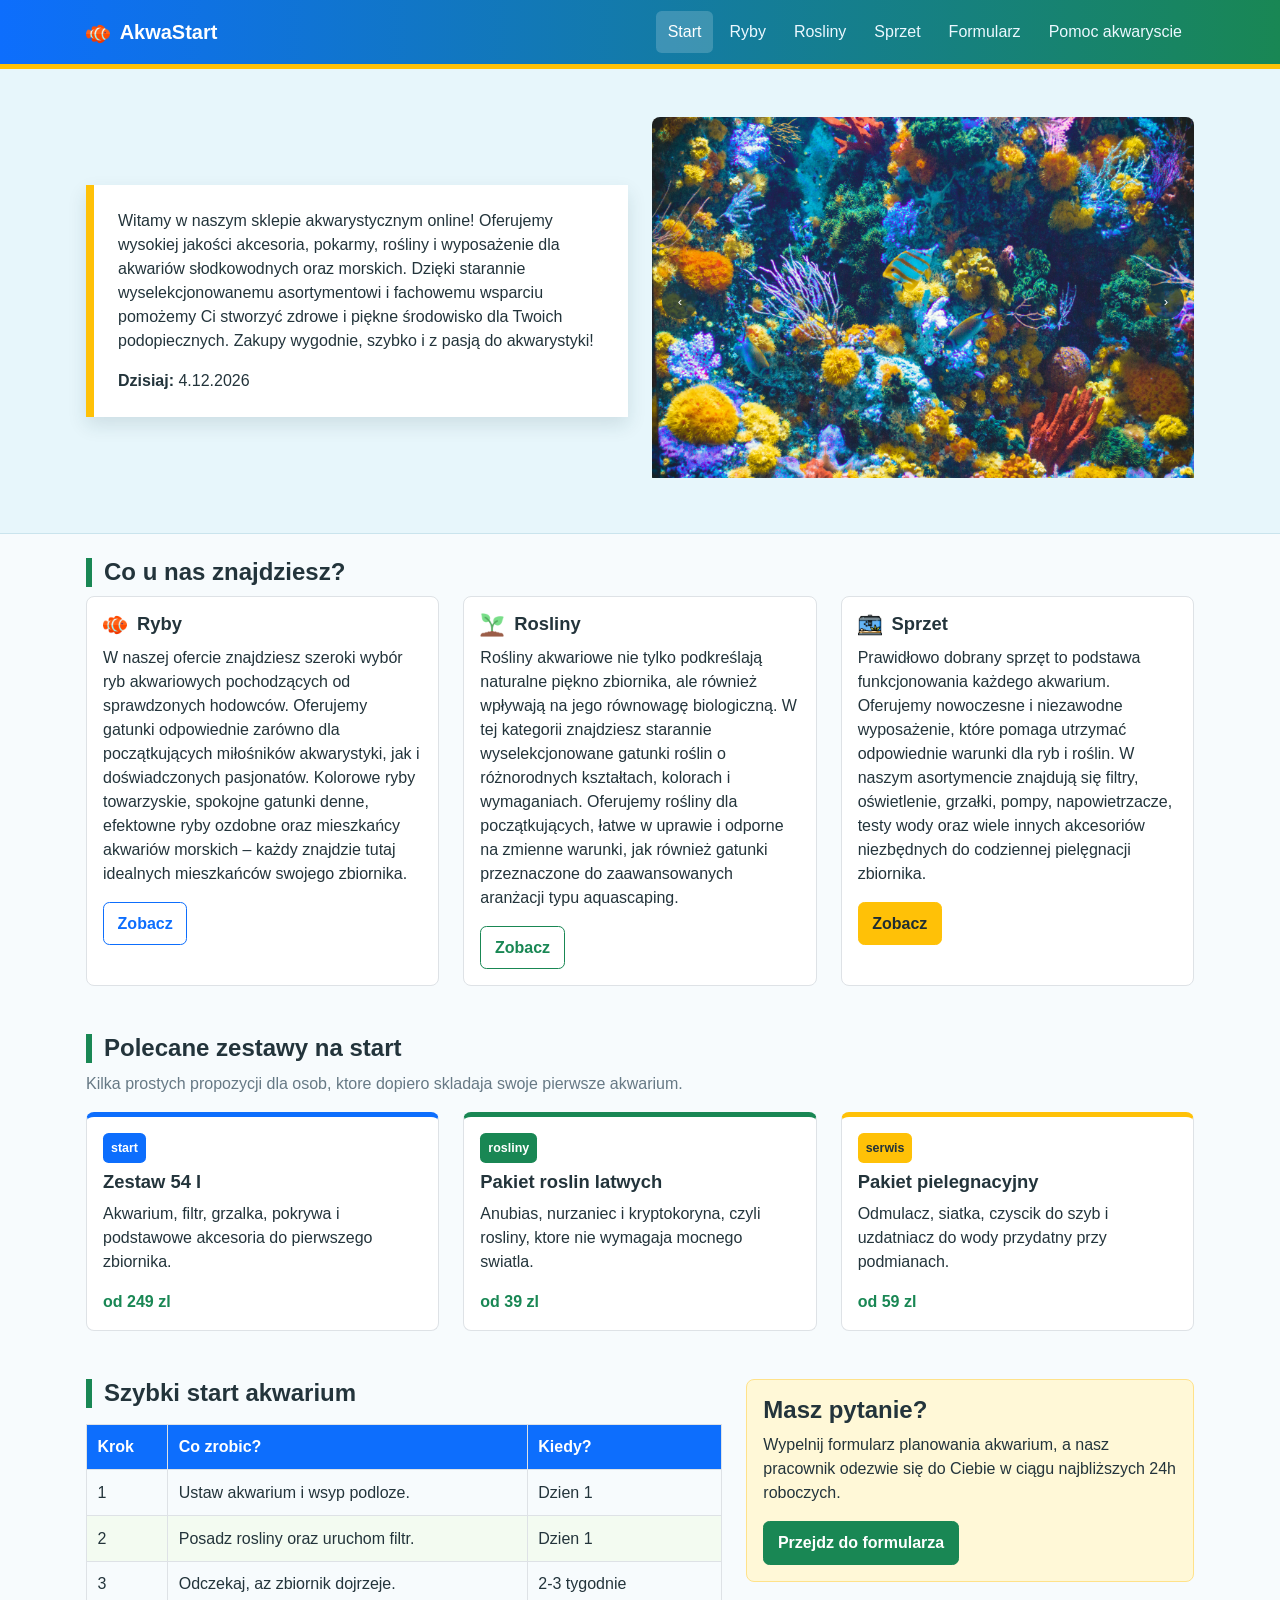
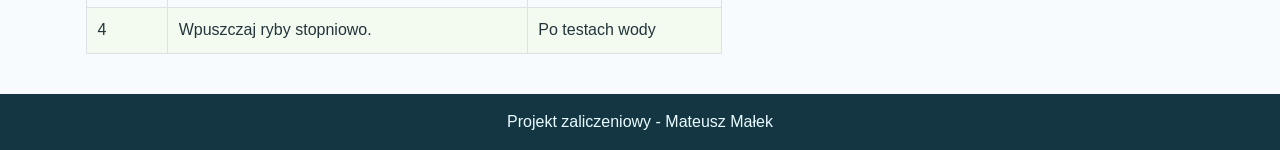
<file: index.html>
<!doctype html> <!-- informacja o użyciu standardu HTML5 -->
<html lang="pl"> <!-- początek dokumentu, język polski -->

<head> <!-- sekcja ustawień strony -->
  <meta charset="utf-8"> <!-- obsługa polskich znaków -->
  <meta name="viewport" content="width=device-width, initial-scale=1"> <!-- dostosowanie do urządzeń mobilnych -->
  <title>Akwarystyka - projekt</title> <!-- tytuł wyświetlany na karcie przeglądarki -->
  <link rel="stylesheet" href="bootstrap/bootstrap_css.css"> <!-- dołączenie stylów Bootstrap -->
  <link rel="stylesheet" href="css/style.css"> <!-- dołączenie własnego arkusza stylów -->
</head>

<body> <!-- początek widocznej części strony -->

<!-- zLab1: poprawna struktura HTML5 z naglowkiem, menu, trescia i stopka. -->

  <header class="site-top"> <!-- nagłówek strony -->
    <nav class="navbar navbar-expand-lg"> <!-- menu nawigacyjne Bootstrap -->
      <div class="container"> <!-- kontener ograniczający szerokość strony -->

        <a class="navbar-brand" href="index.html">
          <img class="icon-sm" src="ikony/clown-fish.png" alt=""> <!-- wyświetlenie logo strony -->
          AkwaStart
        </a> <!-- kliknięcie przenosi na stronę główną -->

        <button class="navbar-toggler" type="button" data-bs-toggle="collapse" data-bs-target="#mainNav">
          ☰
        </button> <!-- przycisk rozwijający menu na mniejszych ekranach -->

        <div class="collapse navbar-collapse" id="mainNav"> <!-- rozwijana część menu -->
          <ul class="navbar-nav"> <!-- lista elementów menu -->

            <li><a class="nav-link active" href="index.html">Start</a></li> <!-- link do strony głównej -->
            <li><a class="nav-link" href="ryby.html">Ryby</a></li> <!-- link do podstrony Ryby -->
            <li><a class="nav-link" href="rosliny.html">Rosliny</a></li> <!-- link do podstrony Rośliny -->
            <li><a class="nav-link" href="sprzet.html">Sprzet</a></li> <!-- link do podstrony Sprzęt -->
            <li><a class="nav-link" href="formularz.html">Formularz</a></li> <!-- link do formularza -->
            <li><a class="nav-link" href="pomoc.html">Pomoc akwaryscie</a></li> <!-- link do strony pomocy -->

          </ul>
        </div>

      </div>
    </nav>
  </header>

  <main> <!-- główna zawartość strony -->

     <!-- zLab10: szablon strony korzysta z klas Bootstrap: container, row, col, card, carousel. -->

    <section class="hero py-5"> <!-- sekcja powitalna -->
      <div class="container"> <!-- kontener Bootstrap -->
        <div class="row align-items-center g-4"> <!-- podział sekcji na dwa bloki -->

          <div class="col-md-6"> <!-- lewa kolumna -->
            <div class="hero-card p-4"> <!-- karta z tekstem powitalnym -->

              <p>Witamy w naszym sklepie akwarystycznym online! Oferujemy wysokiej jakości akcesoria, pokarmy, rośliny i wyposażenie dla akwariów słodkowodnych oraz morskich. Dzięki starannie wyselekcjonowanemu asortymentowi i fachowemu wsparciu pomożemy Ci stworzyć zdrowe i piękne środowisko dla Twoich podopiecznych. Zakupy wygodnie, szybko i z pasją do akwarystyki!</p>
              <!-- tekst powitalny dla odwiedzających sklep -->

              <p class="mb-0">
                <strong>Dzisiaj:</strong>
                <span id="todayDate">...</span> <!-- miejsce, w którym JavaScript wyświetli aktualną datę -->
              </p>

            </div>
          </div>

          <div class="col-md-6"> <!-- prawa kolumna -->
            <div id="homeCarousel" class="carousel" data-bs-ride="carousel">
            <!-- karuzela Bootstrap ze zdjęciami -->

              <div class="carousel-inner"> <!-- kontener wszystkich slajdów -->

                <div class="carousel-item active">
                  <img src="zdjęcia/zdjęcie1.jpg" alt="Akwarium z rybami"> <!-- wyświetlenie pierwszego zdjęcia -->
                </div> <!-- pierwszy aktywny slajd -->

                <div class="carousel-item">
                  <img src="zdjęcia/zdjęcie2.jpg" alt="Ryby akwariowe"> <!-- wyświetlenie drugiego zdjęcia -->
                </div> <!-- drugi slajd -->

                <div class="carousel-item">
                  <img src="zdjęcia/zdjęcie3.jpg" alt="Rosliny akwariowe"> <!-- wyświetlenie trzeciego zdjęcia -->
                </div> <!-- trzeci slajd -->

              </div>

              <button class="carousel-control-prev" type="button" data-bs-slide="prev">
                ‹
              </button> <!-- przycisk przejścia do poprzedniego zdjęcia -->

              <button class="carousel-control-next" type="button" data-bs-slide="next">
                ›
              </button> <!-- przycisk przejścia do następnego zdjęcia -->

            </div>
          </div>

        </div>
      </div>
    </section>

    <!-- zLab1: tabela porzadkuje kroki zakladania akwarium w wierszach i kolumnach. -->

    <section class="container py-4"> <!-- sekcja prezentująca główne kategorie sklepu -->

      <h2 class="section-title">Co u nas znajdziesz?</h2> <!-- nagłówek sekcji -->

      <div class="row g-3 mt-2"> <!-- układ trzech kolumn Bootstrap -->

        <div class="col-md-4"> <!-- pierwsza kolumna -->
          <div class="card"> <!-- karta Bootstrap grupująca zawartość -->
            <div class="card-body"> <!-- główna zawartość karty -->

              <h3 class="card-title">
                <img class="icon-sm" src="ikony/clown-fish.png" alt=""> <!-- ikonka kategorii -->
                Ryby
              </h3>

              <p>W naszej ofercie znajdziesz szeroki wybór ryb akwariowych pochodzących od sprawdzonych hodowców. 
              Oferujemy gatunki odpowiednie zarówno dla początkujących miłośników akwarystyki, jak i doświadczonych pasjonatów. 
              Kolorowe ryby towarzyskie, spokojne gatunki denne, efektowne ryby ozdobne oraz mieszkańcy akwariów morskich – 
              każdy znajdzie tutaj idealnych mieszkańców swojego zbiornika.</p>

              <a class="btn btn-outline-primary" href="ryby.html">
                Zobacz
              </a> <!-- przycisk przejścia do strony z rybami -->

            </div>
          </div>
        </div>

        <div class="col-md-4"> <!-- druga kolumna -->
          <div class="card"> <!-- karta Bootstrap grupująca zawartość -->
            <div class="card-body"> <!-- główna zawartość karty -->

              <h3 class="card-title">
                <img class="icon-sm" src="ikony/grow-plant.png" alt=""> <!-- ikonka kategorii -->
                Rosliny
              </h3>

              <p>Rośliny akwariowe nie tylko podkreślają naturalne piękno zbiornika, ale również wpływają na jego równowagę biologiczną. 
              W tej kategorii znajdziesz starannie wyselekcjonowane gatunki roślin o różnorodnych kształtach, kolorach i wymaganiach. 
              Oferujemy rośliny dla początkujących, łatwe w uprawie i odporne na zmienne warunki, jak również gatunki przeznaczone do 
              zaawansowanych aranżacji typu aquascaping.</p>

              <a class="btn btn-outline-success" href="rosliny.html">
                Zobacz
              </a> <!-- przycisk przejścia do strony z roślinami -->

            </div>
          </div>
        </div>

        <div class="col-md-4"> <!-- trzecia kolumna -->
          <div class="card"> <!-- karta Bootstrap grupująca zawartość -->
            <div class="card-body"> <!-- główna zawartość karty -->

              <h3 class="card-title">
                <img class="icon-sm" src="ikony/fish-tank.png" alt=""> <!-- ikonka kategorii -->
                Sprzet
              </h3>

              <p>Prawidłowo dobrany sprzęt to podstawa funkcjonowania każdego akwarium. Oferujemy nowoczesne i niezawodne wyposażenie, 
              które pomaga utrzymać odpowiednie warunki dla ryb i roślin. W naszym asortymencie znajdują się filtry, oświetlenie, grzałki, 
              pompy, napowietrzacze, testy wody oraz wiele innych akcesoriów niezbędnych do codziennej pielęgnacji zbiornika.</p>

              <a class="btn btn-warning" href="sprzet.html">
                Zobacz
              </a> <!-- przycisk przejścia do strony ze sprzętem -->

            </div>
          </div>
        </div>

      </div>
    </section>

    <section class="container py-4"> <!-- sekcja z polecanymi zestawami -->

  <h2 class="section-title">Polecane zestawy na start</h2> <!-- nagłówek sekcji -->

  <p class="text-muted">Kilka prostych propozycji dla osob, ktore dopiero skladaja swoje pierwsze akwarium.</p>
  <!-- krótki opis sekcji -->

  <div class="row g-3 mt-2"> <!-- układ trzech kolumn Bootstrap -->

    <div class="col-md-4"> <!-- pierwsza kolumna -->
      <div class="card offer-card offer-blue"> <!-- karta prezentująca ofertę -->
        <div class="card-body"> <!-- główna zawartość karty -->

          <span class="badge bg-primary text-white">start</span> <!-- etykieta oferty -->

          <h3 class="card-title mt-2">Zestaw 54 l</h3> <!-- nazwa produktu -->

          <p>Akwarium, filtr, grzalka, pokrywa i podstawowe akcesoria do pierwszego zbiornika.</p>

          <p class="mini-price">od 249 zl</p> <!-- wyświetlenie ceny -->

        </div>
      </div>
    </div>

    <div class="col-md-4"> <!-- druga kolumna -->
      <div class="card offer-card offer-green"> <!-- karta prezentująca ofertę -->
        <div class="card-body"> <!-- główna zawartość karty -->

          <span class="badge bg-success text-white">rosliny</span> <!-- etykieta oferty -->

          <h3 class="card-title mt-2">Pakiet roslin latwych</h3> <!-- nazwa produktu -->

          <p>Anubias, nurzaniec i kryptokoryna, czyli rosliny, ktore nie wymagaja mocnego swiatla.</p>

          <p class="mini-price">od 39 zl</p> <!-- wyświetlenie ceny -->

        </div>
      </div>
    </div>

    <div class="col-md-4"> <!-- trzecia kolumna -->
      <div class="card offer-card offer-yellow"> <!-- karta prezentująca ofertę -->
        <div class="card-body"> <!-- główna zawartość karty -->

          <span class="badge bg-warning">serwis</span> <!-- etykieta oferty -->

          <h3 class="card-title mt-2">Pakiet pielegnacyjny</h3> <!-- nazwa produktu -->

          <p>Odmulacz, siatka, czyscik do szyb i uzdatniacz do wody przydatny przy podmianach.</p>

          <p class="mini-price">od 59 zl</p> <!-- wyświetlenie ceny -->

        </div>
      </div>
    </div>

  </div>
</section>

<section class="container py-4"> <!-- sekcja z instrukcją zakładania akwarium -->

  <div class="row g-4"> <!-- podział zawartości na dwie kolumny -->

    <div class="col-md-7"> <!-- większa kolumna z tabelą -->

      <h2 class="section-title">Szybki start akwarium</h2> <!-- nagłówek tabeli -->

      <table class="table table-striped mt-3"> <!-- tabela Bootstrap z naprzemiennym kolorem wierszy -->

        <thead> <!-- nagłówek tabeli -->
          <tr> <!-- wiersz nagłówkowy -->
            <th>Krok</th> <!-- kolumna numeru kroku -->
            <th>Co zrobic?</th> <!-- kolumna opisu czynności -->
            <th>Kiedy?</th> <!-- kolumna terminu wykonania -->
          </tr>
        </thead>

        <tbody> <!-- główna zawartość tabeli -->

          <tr> <!-- pierwszy wiersz tabeli -->
            <td>1</td>
            <td>Ustaw akwarium i wsyp podloze.</td>
            <td>Dzien 1</td>
          </tr>

          <tr> <!-- drugi wiersz tabeli -->
            <td>2</td>
            <td>Posadz rosliny oraz uruchom filtr.</td>
            <td>Dzien 1</td>
          </tr>

          <tr> <!-- trzeci wiersz tabeli -->
            <td>3</td>
            <td>Odczekaj, az zbiornik dojrzeje.</td>
            <td>2-3 tygodnie</td>
          </tr>

          <tr> <!-- czwarty wiersz tabeli -->
            <td>4</td>
            <td>Wpuszczaj ryby stopniowo.</td>
            <td>Po testach wody</td>
          </tr>

        </tbody>

      </table>

    </div>

    <div class="col-md-5"> <!-- mniejsza kolumna z informacją dla użytkownika -->

      <div class="student-note p-3"> <!-- wyróżnione pole informacyjne -->

        <h2>Masz pytanie?</h2> <!-- nagłówek komunikatu -->

        <p>Wypelnij formularz planowania akwarium, a nasz pracownik odezwie się do Ciebie w ciągu najbliższych 24h roboczych.</p>

        <a class="btn btn-success" href="formularz.html">
          Przejdz do formularza
        </a> <!-- przycisk prowadzący do formularza -->

      </div>

    </div>

  </div>

</section>

</main> <!-- koniec głównej zawartości strony -->

<footer class="footer py-3"> <!-- stopka strony -->

  <div class="container">
    Projekt zaliczeniowy - Mateusz Małek
  </div> <!-- informacja o autorze projektu -->

</footer>

<script src="bootstrap/bootstrap_js.js"></script> <!-- dołączenie biblioteki Bootstrap JavaScript -->

<script src="js/main.js"></script> <!-- dołączenie własnego pliku JavaScript -->

</body> <!-- koniec widocznej części strony -->

</html> <!-- koniec dokumentu HTML -->
</file>
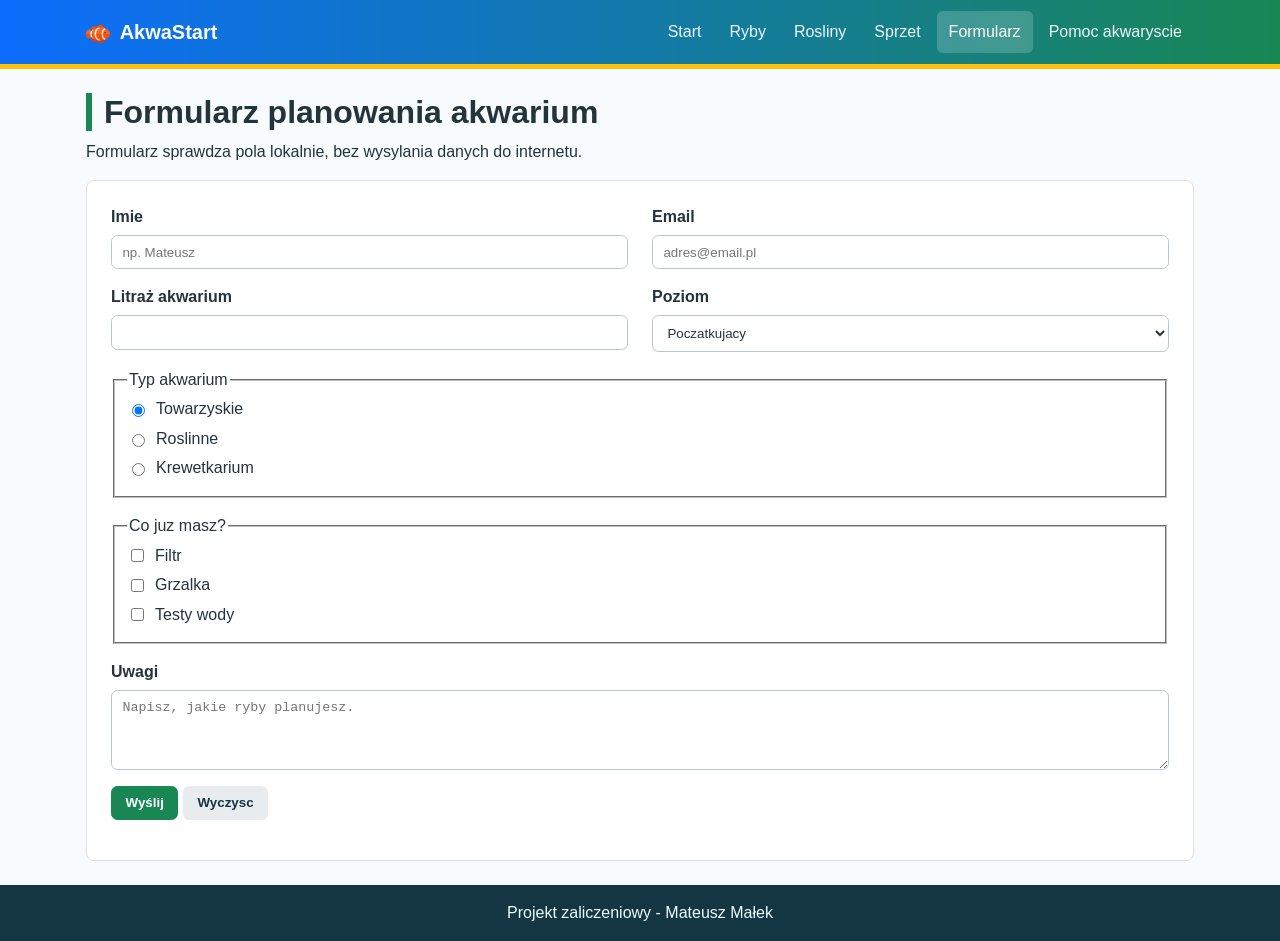
<file: formularz.html>
<!doctype html> <!-- informacja o użyciu standardu HTML5 -->
<html lang="pl"> <!-- początek dokumentu, język polski -->

<head> <!-- sekcja ustawień strony -->
  <meta charset="utf-8"> <!-- obsługa polskich znaków -->
  <meta name="viewport" content="width=device-width, initial-scale=1"> <!-- dostosowanie do urządzeń mobilnych -->
  <title>Formularz akwarysty</title> <!-- tytuł strony -->
  <link rel="stylesheet" href="bootstrap/bootstrap_css.css"> <!-- dołączenie stylów Bootstrap -->
  <link rel="stylesheet" href="css/style.css"> <!-- dołączenie własnego arkusza stylów -->
</head>

<body> <!-- początek widocznej części strony -->

  <header class="site-top"> <!-- nagłówek strony -->

    <nav class="navbar navbar-expand-lg"> <!-- menu nawigacyjne Bootstrap -->

      <div class="container"> <!-- kontener ograniczający szerokość strony -->

        <a class="navbar-brand" href="index.html">
          <img class="icon-sm" src="ikony/clown-fish.png" alt=""> <!-- logo strony -->
          AkwaStart
        </a>

        <button class="navbar-toggler" type="button" data-bs-toggle="collapse" data-bs-target="#mainNav">
          ☰
        </button> <!-- przycisk rozwijający menu na urządzeniach mobilnych -->

        <div class="collapse navbar-collapse" id="mainNav"> <!-- rozwijana część menu -->

          <ul class="navbar-nav"> <!-- lista elementów menu -->

            <li><a class="nav-link" href="index.html">Start</a></li> <!-- link do strony głównej -->
            <li><a class="nav-link" href="ryby.html">Ryby</a></li> <!-- link do strony Ryby -->
            <li><a class="nav-link" href="rosliny.html">Rosliny</a></li> <!-- link do strony Rośliny -->
            <li><a class="nav-link" href="sprzet.html">Sprzet</a></li> <!-- link do strony Sprzęt -->
            <li><a class="nav-link active" href="formularz.html">Formularz</a></li> <!-- aktywna strona -->
            <li><a class="nav-link" href="pomoc.html">Pomoc akwaryscie</a></li> <!-- link do strony pomocy -->

          </ul>

        </div>

      </div>

    </nav>

  </header>

  <main class="container py-4"> <!-- główna zawartość strony -->

    <h1 class="section-title">Formularz planowania akwarium</h1>
    <!-- główny nagłówek strony -->

    <p>
      Formularz sprawdza pola lokalnie, bez wysylania danych do internetu.
    </p>
    <!-- krótki opis działania formularza -->

    <!-- zLab4: formularz HTML5 wykorzystuje input, radio, checkbox, select i textarea. -->

    <form id="contactForm" class="card p-4" action="#" method="post">
      <!-- formularz planowania akwarium -->

      <div class="row g-3">
        <!-- układ pól formularza w dwóch kolumnach -->

        <div class="col-md-6">

          <label class="form-label" for="name">
            Imie
          </label>
          <!-- etykieta pola imienia -->

          <input class="form-control"
                 id="name"
                 name="name"
                 type="text"
                 minlength="3"
                 required
                 placeholder="np. Mateusz">
          <!-- pole wprowadzania imienia -->

        </div>

        <div class="col-md-6">

          <label class="form-label" for="email">
            Email
          </label>
          <!-- etykieta pola adresu e-mail -->

          <input class="form-control"
                 id="email"
                 name="email"
                 type="email"
                 required
                 placeholder="adres@email.pl">
          <!-- pole wprowadzania adresu e-mail -->

        </div>

        <div class="col-md-6">

          <label class="form-label" for="liters">
            Litraż akwarium
          </label>
          <!-- etykieta pola litrażu akwarium -->

          <input class="form-control"
                 id="liters"
                 name="liters"
                 type="number"
                 min="10"
                 max="600"
                 required>
          <!-- pole wprowadzania pojemności akwarium -->

        </div>

        <div class="col-md-6">

          <label class="form-label" for="level">
            Poziom
          </label>
          <!-- etykieta listy wyboru poziomu zaawansowania -->

          <select class="form-select" id="level" name="level">
            <option>Poczatkujacy</option>
            <option>Sredni</option>
            <option>Zaawansowany</option>
          </select>
          <!-- lista wyboru poziomu doświadczenia -->

        </div>

      </div>

      <fieldset class="mt-3">
        <!-- grupa przycisków wyboru typu akwarium -->

        <legend>Typ akwarium</legend>

        <label class="form-check">
          <input type="radio" name="type" value="towarzyskie" checked>
          Towarzyskie
        </label>

        <label class="form-check">
          <input type="radio" name="type" value="roslinne">
          Roslinne
        </label>

        <label class="form-check">
          <input type="radio" name="type" value="krewetkarium">
          Krewetkarium
        </label>

      </fieldset>

      <fieldset class="mt-3">
        <!-- grupa pól wyboru posiadanego sprzętu -->

        <legend>Co juz masz?</legend>

        <label class="form-check">
          <input type="checkbox" name="gear" value="filtr">
          Filtr
        </label>

        <label class="form-check">
          <input type="checkbox" name="gear" value="grzalka">
          Grzalka
        </label>

        <label class="form-check">
          <input type="checkbox" name="gear" value="testy">
          Testy wody
        </label>

      </fieldset>

      <label class="form-label mt-3" for="notes">
        Uwagi
      </label>
      <!-- etykieta pola dodatkowych informacji -->

      <textarea class="form-control"
                id="notes"
                name="notes"
                rows="4"
                placeholder="Napisz, jakie ryby planujesz."></textarea>
      <!-- pole do wpisania dodatkowych uwag -->

      <div class="mt-3">
        <!-- sekcja przycisków formularza -->

        <button class="btn btn-success" type="submit">
          Wyślij
        </button>
        <!-- przycisk wysłania formularza -->

        <button class="btn" type="reset">
          Wyczysc
        </button>
        <!-- przycisk czyszczenia formularza -->

      </div>

      <div id="formMessage" class="mt-3"></div>
      <!-- miejsce wyświetlania komunikatów formularza -->

    </form>

  </main> <!-- koniec głównej zawartości strony -->

  <footer class="footer py-3"> <!-- stopka strony -->

    <div class="container">
      Projekt zaliczeniowy - Mateusz Małek
    </div>
    <!-- informacja o autorze projektu -->

  </footer>

  <script src="bootstrap/bootstrap_js.js"></script>
  <!-- dołączenie biblioteki Bootstrap JavaScript -->

  <script src="js/main.js"></script>
  <!-- dołączenie własnego pliku JavaScript -->

</body> <!-- koniec widocznej części strony -->

</html> <!-- koniec dokumentu HTML -->
</file>
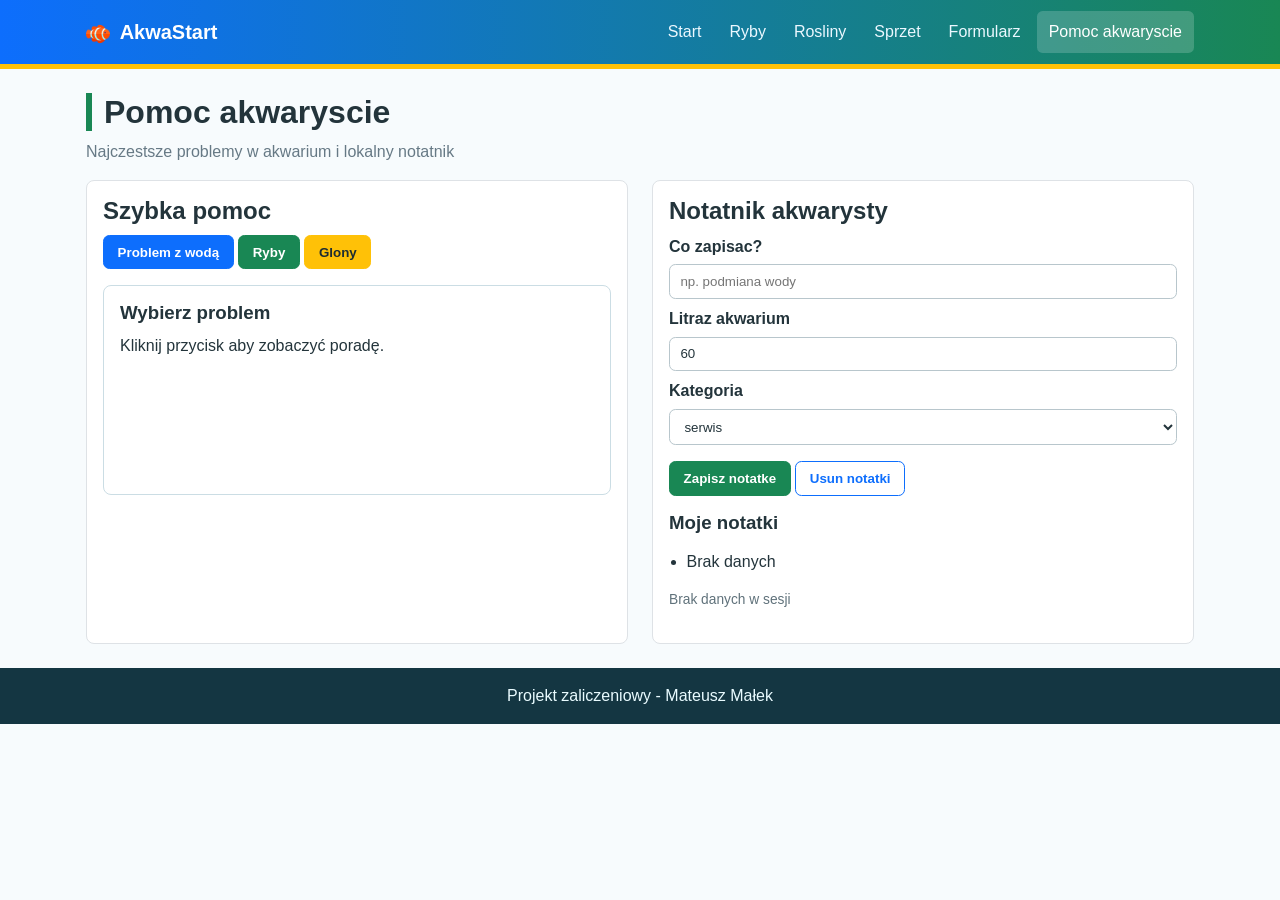
<file: pomoc.html>
<!doctype html> <!-- informacja o użyciu standardu HTML5 -->
<html lang="pl"> <!-- początek dokumentu, język polski -->

<head> <!-- sekcja ustawień strony -->
  <meta charset="utf-8"> <!-- obsługa polskich znaków -->
  <meta name="viewport" content="width=device-width, initial-scale=1"> <!-- dostosowanie do urządzeń mobilnych -->
  <title>Pomoc akwaryscie</title> <!-- tytuł strony -->
  <link rel="stylesheet" href="bootstrap/bootstrap_css.css"> <!-- dołączenie stylów Bootstrap -->
  <link rel="stylesheet" href="css/style.css"> <!-- dołączenie własnego arkusza stylów -->
</head>

<body> <!-- początek widocznej części strony -->

  <header class="site-top"> <!-- nagłówek strony -->

    <nav class="navbar navbar-expand-lg"> <!-- menu nawigacyjne Bootstrap -->

      <div class="container"> <!-- kontener ograniczający szerokość strony -->

        <a class="navbar-brand" href="index.html">
          <img class="icon-sm" src="ikony/clown-fish.png" alt=""> <!-- logo strony -->
          AkwaStart
        </a>

        <button class="navbar-toggler" type="button" data-bs-toggle="collapse" data-bs-target="#mainNav">
          ☰
        </button> <!-- przycisk rozwijający menu na urządzeniach mobilnych -->

        <div class="collapse navbar-collapse" id="mainNav"> <!-- rozwijana część menu -->

          <ul class="navbar-nav"> <!-- lista elementów menu -->

            <li><a class="nav-link" href="index.html">Start</a></li> <!-- link do strony głównej -->
            <li><a class="nav-link" href="ryby.html">Ryby</a></li> <!-- link do strony Ryby -->
            <li><a class="nav-link" href="rosliny.html">Rosliny</a></li> <!-- link do strony Rośliny -->
            <li><a class="nav-link" href="sprzet.html">Sprzet</a></li> <!-- link do strony Sprzęt -->
            <li><a class="nav-link" href="formularz.html">Formularz</a></li> <!-- link do formularza -->
            <li><a class="nav-link active" href="pomoc.html">Pomoc akwaryscie</a></li> <!-- aktywna strona -->

          </ul>

        </div>

      </div>

    </nav>

  </header>

  <main class="container py-4"> <!-- główna zawartość strony -->

    <h1 class="section-title">Pomoc akwaryscie</h1>
    <!-- główny nagłówek strony -->

    <p class="text-muted">
      Najczestsze problemy w akwarium i lokalny notatnik
    </p>
    <!-- krótki opis funkcjonalności strony -->

    <div class="row g-4">
      <!-- układ dwóch kolumn Bootstrap -->

      <div class="col-md-6">
        <!-- lewa kolumna z systemem szybkiej pomocy -->

        <div class="card">

          <div class="card-body">

            <h2>Szybka pomoc</h2>
            <!-- nagłówek sekcji pomocy -->

            <div class="mb-3" role="group" aria-label="Wybór problemu">
              <!-- grupa przycisków wybierających rodzaj problemu -->

              <button class="btn btn-primary" type="button" data-spa-view="woda">
                Problem z wodą
              </button>

              <button class="btn btn-success" type="button" data-spa-view="ryby">
                Ryby
              </button>

              <button class="btn btn-warning" type="button" data-spa-view="glony">
                Glony
              </button>

            </div>

            <div id="spaPanel" class="spa-panel">
              <!-- panel, w którym JavaScript wyświetla poradę -->

              <h3>Wybierz problem</h3>
              <p>Kliknij przycisk aby zobaczyć poradę.</p>

            </div>

            <template id="woda">
              <!-- szablon porady dotyczącej problemów z wodą -->

              <h3>Problem z wodą</h3>

              <p>
                Mętna woda wynika z niedojrzałego akwarium, braku filtracji lub
                przekarmienia ryb.
              </p>

            </template>

            <template id="ryby">
              <!-- szablon porady dotyczącej ryb -->

              <h3>Ryby</h3>

              <p>
                Dziwne zachowanie ryb może oznaczać stres,
                złe parametry wody lub choroby.
              </p>

            </template>

            <template id="glony">
              <!-- szablon porady dotyczącej glonów -->

              <h3>Glony</h3>

              <p>
                Glony pojawiają się przy nadmiarze światła
                i składników odżywczych.
              </p>

            </template>

          </div>

        </div>

      </div>

      <!-- zLab11: formularz zapisuje notatki w localStorage. -->

      <div class="col-md-6">
        <!-- prawa kolumna z notatnikiem akwarysty -->

        <div class="card">

          <div class="card-body">

            <h2>Notatnik akwarysty</h2>
            <!-- nagłówek sekcji notatek -->

            <form id="storageForm">
              <!-- formularz dodawania notatek -->

              <label class="form-label" for="fishName">
                Co zapisac?
              </label>

              <input class="form-control mb-2"
                     id="fishName"
                     required
                     placeholder="np. podmiana wody">
              <!-- pole wpisywania nazwy notatki -->

              <label class="form-label" for="fishLiters">
                Litraz akwarium
              </label>

              <input class="form-control mb-2"
                     id="fishLiters"
                     type="number"
                     min="10"
                     required
                     value="60">
              <!-- pole wpisywania litrażu akwarium -->

              <label class="form-label" for="fishFood">
                Kategoria
              </label>

              <select class="form-select mb-3" id="fishFood">
                <!-- lista wyboru kategorii notatki -->

                <option>serwis</option>
                <option>karmienie</option>
                <option>test wody</option>
                <option>zakupy</option>

              </select>

              <button class="btn btn-success" type="submit">
                Zapisz notatke
              </button>
              <!-- przycisk zapisania notatki -->

              <button class="btn btn-outline-primary" id="clearStorage" type="button">
                Usun notatki
              </button>
              <!-- przycisk usuwania wszystkich notatek -->

            </form>

            <h3 class="mt-3">Moje notatki</h3>
            <!-- nagłówek listy zapisanych notatek -->

            <ul id="storageList" class="storage-list"></ul>
            <!-- lista wyświetlająca zapisane notatki -->

            <p class="form-text" id="sessionInfo"></p>
            <!-- miejsce na komunikaty generowane przez JavaScript -->

          </div>

        </div>

      </div>

    </div>

  </main> <!-- koniec głównej zawartości strony -->

  <footer class="footer py-3"> <!-- stopka strony -->

    <div class="container">
      Projekt zaliczeniowy - Mateusz Małek
    </div>
    <!-- informacja o autorze projektu -->

  </footer>

  <script src="bootstrap/bootstrap_js.js"></script>
  <!-- dołączenie biblioteki Bootstrap JavaScript -->

  <script src="js/main.js"></script>
  <!-- dołączenie własnego pliku JavaScript -->

</body> <!-- koniec widocznej części strony -->

</html> <!-- koniec dokumentu HTML -->
</file>
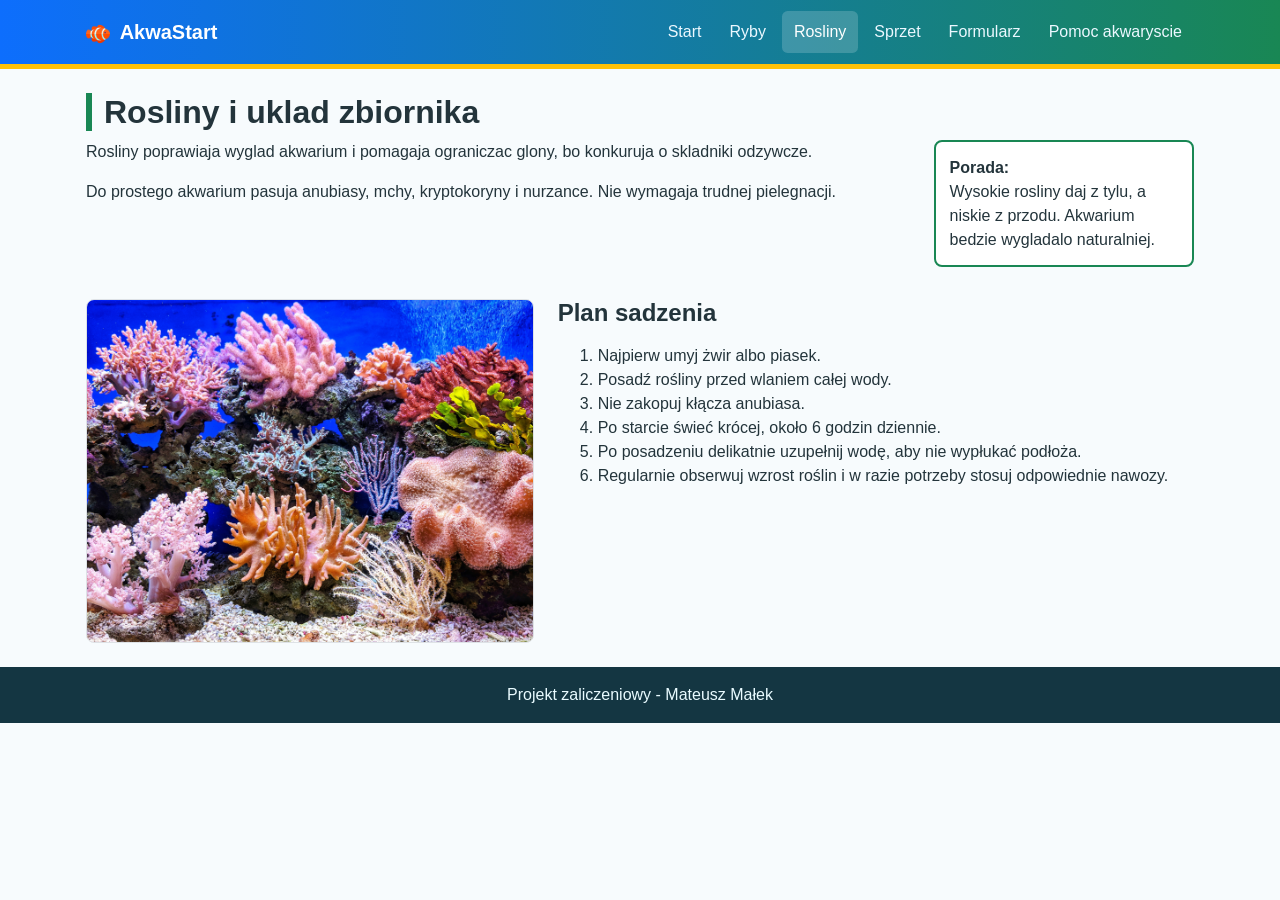
<file: rosliny.html>
<!doctype html> <!-- informacja o użyciu standardu HTML5 -->
<html lang="pl"> <!-- początek dokumentu, język polski -->

<head> <!-- sekcja ustawień strony -->
  <meta charset="utf-8"> <!-- obsługa polskich znaków -->
  <meta name="viewport" content="width=device-width, initial-scale=1"> <!-- dostosowanie do urządzeń mobilnych -->
  <title>Rosliny akwariowe</title> <!-- tytuł strony -->
  <link rel="stylesheet" href="bootstrap/bootstrap_css.css"> <!-- dołączenie stylów Bootstrap -->
  <link rel="stylesheet" href="css/style.css"> <!-- dołączenie własnego arkusza stylów -->
</head>

<body> <!-- początek widocznej części strony -->

  <header class="site-top"> <!-- nagłówek strony -->

    <nav class="navbar navbar-expand-lg"> <!-- menu nawigacyjne Bootstrap -->

      <div class="container"> <!-- kontener ograniczający szerokość strony -->

        <a class="navbar-brand" href="index.html">
          <img class="icon-sm" src="ikony/clown-fish.png" alt=""> <!-- logo strony -->
          AkwaStart
        </a>

        <button class="navbar-toggler" type="button" data-bs-toggle="collapse" data-bs-target="#mainNav">
          ☰
        </button> <!-- przycisk rozwijający menu na urządzeniach mobilnych -->

        <div class="collapse navbar-collapse" id="mainNav"> <!-- rozwijana część menu -->

          <ul class="navbar-nav"> <!-- lista elementów menu -->

            <li><a class="nav-link" href="index.html">Start</a></li> <!-- link do strony głównej -->
            <li><a class="nav-link" href="ryby.html">Ryby</a></li> <!-- link do strony Ryby -->
            <li><a class="nav-link active" href="rosliny.html">Rosliny</a></li> <!-- aktywna strona -->
            <li><a class="nav-link" href="sprzet.html">Sprzet</a></li> <!-- link do strony Sprzęt -->
            <li><a class="nav-link" href="formularz.html">Formularz</a></li> <!-- link do formularza -->
            <li><a class="nav-link" href="pomoc.html">Pomoc akwaryscie</a></li> <!-- link do strony pomocy -->

          </ul>

        </div>

      </div>

    </nav>

  </header>

  <main class="container py-4"> <!-- główna zawartość strony -->

    <!-- zLab3: ramka tip-box jest ustawiona przez float w CSS. -->

    <h1 class="section-title">Rosliny i uklad zbiornika</h1>
    <!-- główny nagłówek strony -->

    <div class="tip-box">
      <!-- wyróżniona ramka z poradą dla użytkownika -->

      <strong>Porada:</strong>

      <p class="mb-0">
        Wysokie rosliny daj z tylu, a niskie z przodu.
        Akwarium bedzie wygladalo naturalniej.
      </p>

    </div>

    <p>
      Rosliny poprawiaja wyglad akwarium i pomagaja ograniczac glony,
      bo konkuruja o skladniki odzywcze.
    </p>
    <!-- opis korzyści wynikających z posiadania roślin -->

    <p>
      Do prostego akwarium pasuja anubiasy, mchy, kryptokoryny i nurzance.
      Nie wymagaja trudnej pielegnacji.
    </p>
    <!-- przykłady łatwych roślin dla początkujących -->

    <div class="clear-after"></div>
    <!-- element czyszczący działanie float -->

    <!-- Uklad Bootstrap dzieli obraz i opis na dwie kolumny. -->

    <div class="row g-4 mt-3">
      <!-- układ dwóch kolumn Bootstrap -->

      <div class="col-md-5">
        <!-- lewa kolumna ze zdjęciem -->

        <img class="card" src="zdjęcia/zdjęcie4.jpg" alt="Rosliny akwariowe">
        <!-- zdjęcie przedstawiające rośliny akwariowe -->

      </div>

      <div class="col-md-7">
        <!-- prawa kolumna z instrukcją sadzenia -->

        <h2>Plan sadzenia</h2>
        <!-- nagłówek sekcji -->

        <ol>
          <!-- lista kroków zakładania roślin w akwarium -->

          <li>Najpierw umyj żwir albo piasek.</li>

          <li>Posadź rośliny przed wlaniem całej wody.</li>

          <li>Nie zakopuj kłącza anubiasa.</li>

          <li>Po starcie świeć krócej, około 6 godzin dziennie.</li>

          <li>Po posadzeniu delikatnie uzupełnij wodę, aby nie wypłukać podłoża.</li>

          <li>Regularnie obserwuj wzrost roślin i w razie potrzeby stosuj odpowiednie nawozy.</li>

        </ol>

      </div>

    </div>

  </main> <!-- koniec głównej zawartości strony -->

  <footer class="footer py-3"> <!-- stopka strony -->

    <div class="container">
      Projekt zaliczeniowy - Mateusz Małek
    </div>
    <!-- informacja o autorze projektu -->

  </footer>

  <script src="bootstrap/bootstrap_js.js"></script>
  <!-- dołączenie biblioteki Bootstrap JavaScript -->

  <script src="js/main.js"></script>
  <!-- dołączenie własnego pliku JavaScript -->

</body> <!-- koniec widocznej części strony -->

</html> <!-- koniec dokumentu HTML -->
</file>
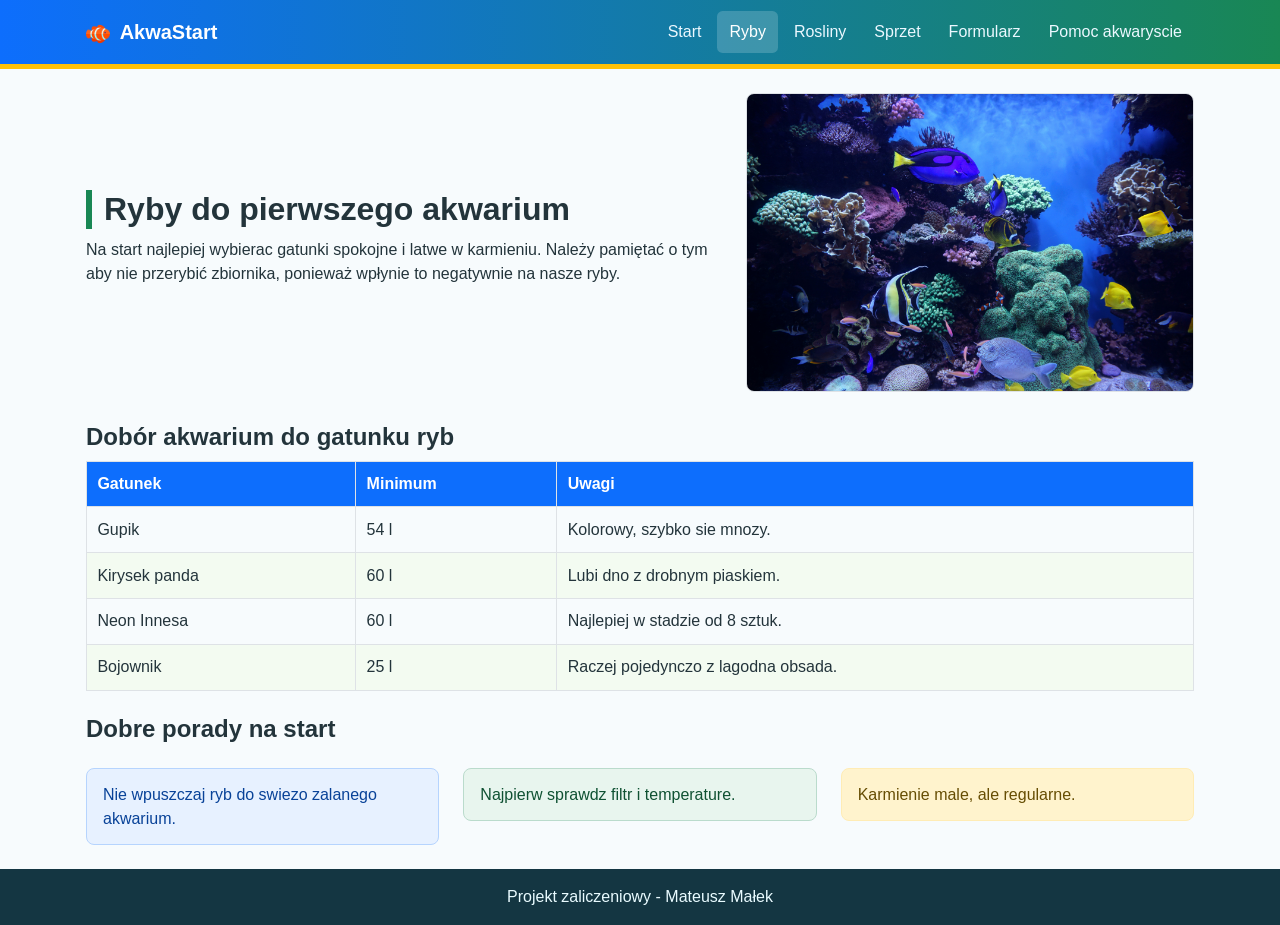
<file: ryby.html>
<!doctype html> <!-- informacja o użyciu standardu HTML5 -->
<html lang="pl"> <!-- początek dokumentu, język polski -->

<head> <!-- sekcja ustawień strony -->
  <meta charset="utf-8"> <!-- obsługa polskich znaków -->
  <meta name="viewport" content="width=device-width, initial-scale=1"> <!-- dostosowanie do urządzeń mobilnych -->
  <title>Ryby akwariowe</title> <!-- tytuł strony -->
  <link rel="stylesheet" href="bootstrap/bootstrap_css.css"> <!-- dołączenie stylów Bootstrap -->
  <link rel="stylesheet" href="css/style.css"> <!-- dołączenie własnego arkusza stylów -->
</head>

<body> <!-- początek widocznej części strony -->

  <header class="site-top"> <!-- nagłówek strony -->
    <nav class="navbar navbar-expand-lg"> <!-- menu nawigacyjne Bootstrap -->

      <div class="container"> <!-- kontener ograniczający szerokość strony -->

        <a class="navbar-brand" href="index.html">
          <img class="icon-sm" src="ikony/clown-fish.png" alt=""> <!-- logo strony -->
          AkwaStart
        </a>

        <button class="navbar-toggler" type="button" data-bs-toggle="collapse" data-bs-target="#mainNav">
          ☰
        </button> <!-- przycisk rozwijający menu na urządzeniach mobilnych -->

        <div class="collapse navbar-collapse" id="mainNav"> <!-- rozwijana część menu -->

          <ul class="navbar-nav"> <!-- lista elementów menu -->

            <li><a class="nav-link" href="index.html">Start</a></li> <!-- link do strony głównej -->
            <li><a class="nav-link active" href="ryby.html">Ryby</a></li> <!-- aktywna strona -->
            <li><a class="nav-link" href="rosliny.html">Rosliny</a></li> <!-- link do roślin -->
            <li><a class="nav-link" href="sprzet.html">Sprzet</a></li> <!-- link do sprzętu -->
            <li><a class="nav-link" href="formularz.html">Formularz</a></li> <!-- link do formularza -->
            <li><a class="nav-link" href="pomoc.html">Pomoc akwaryscie</a></li> <!-- link do pomocy -->

          </ul>

        </div>

      </div>

    </nav>
  </header>

  <main class="container py-4"> <!-- główna zawartość strony -->

    <div class="row g-4 align-items-center"> <!-- układ dwóch kolumn -->

      <div class="col-md-7"> <!-- lewa kolumna z tekstem -->

        <h1 class="section-title">Ryby do pierwszego akwarium</h1> <!-- nagłówek strony -->

        <p>
          Na start najlepiej wybierac gatunki spokojne i latwe w karmieniu.
          Należy pamiętać o tym aby nie przerybić zbiornika, ponieważ wpłynie to
          negatywnie na nasze ryby.
        </p> <!-- krótki opis dla początkujących akwarystów -->

      </div>

      <div class="col-md-5"> <!-- prawa kolumna ze zdjęciem -->

        <img class="card" src="zdjęcia/zdjęcie2.jpg" alt="Kolorowe ryby">
        <!-- zdjęcie przedstawiające ryby akwariowe -->

      </div>

    </div>

    <!-- zLab1: tabela HTML pokazuje dane w czytelnej strukturze. -->

    <section class="my-4"> <!-- sekcja z tabelą gatunków ryb -->

      <h2>Dobór akwarium do gatunku ryb</h2> <!-- nagłówek tabeli -->

      <div class="table-responsive"> <!-- responsywna tabela Bootstrap -->

        <table class="table table-striped"> <!-- tabela z naprzemiennym kolorem wierszy -->

          <thead> <!-- nagłówek tabeli -->

            <tr>
              <th>Gatunek</th> <!-- nazwa ryby -->
              <th>Minimum</th> <!-- minimalna pojemność akwarium -->
              <th>Uwagi</th> <!-- dodatkowe informacje -->
            </tr>

          </thead>

          <tbody> <!-- główna zawartość tabeli -->

            <tr>
              <td>Gupik</td>
              <td>54 l</td>
              <td>Kolorowy, szybko sie mnozy.</td>
            </tr>

            <tr>
              <td>Kirysek panda</td>
              <td>60 l</td>
              <td>Lubi dno z drobnym piaskiem.</td>
            </tr>

            <tr>
              <td>Neon Innesa</td>
              <td>60 l</td>
              <td>Najlepiej w stadzie od 8 sztuk.</td>
            </tr>

            <tr>
              <td>Bojownik</td>
              <td>25 l</td>
              <td>Raczej pojedynczo z lagodna obsada.</td>
            </tr>

          </tbody>

        </table>

      </div>

    </section>

    <section class="row g-3"> <!-- sekcja z poradami dla początkujących -->

      <h2>Dobre porady na start</h2> <!-- nagłówek sekcji -->

      <div class="col-md-4"> <!-- pierwsza porada -->

        <div class="alert alert-primary">
          Nie wpuszczaj ryb do swiezo zalanego akwarium.
        </div> <!-- komunikat informacyjny -->

      </div>

      <div class="col-md-4"> <!-- druga porada -->

        <div class="alert alert-success">
          Najpierw sprawdz filtr i temperature.
        </div> <!-- komunikat informacyjny -->

      </div>

      <div class="col-md-4"> <!-- trzecia porada -->

        <div class="alert alert-warning">
          Karmienie male, ale regularne.
        </div> <!-- komunikat informacyjny -->

      </div>

    </section>

  </main> <!-- koniec głównej zawartości strony -->

  <footer class="footer py-3"> <!-- stopka strony -->

    <div class="container">
      Projekt zaliczeniowy - Mateusz Małek
    </div> <!-- informacja o autorze -->

  </footer>

  <script src="bootstrap/bootstrap_js.js"></script> <!-- biblioteka Bootstrap JavaScript -->

  <script src="js/main.js"></script> <!-- własny plik JavaScript -->

</body> <!-- koniec widocznej części strony -->

</html> <!-- koniec dokumentu HTML -->
</file>
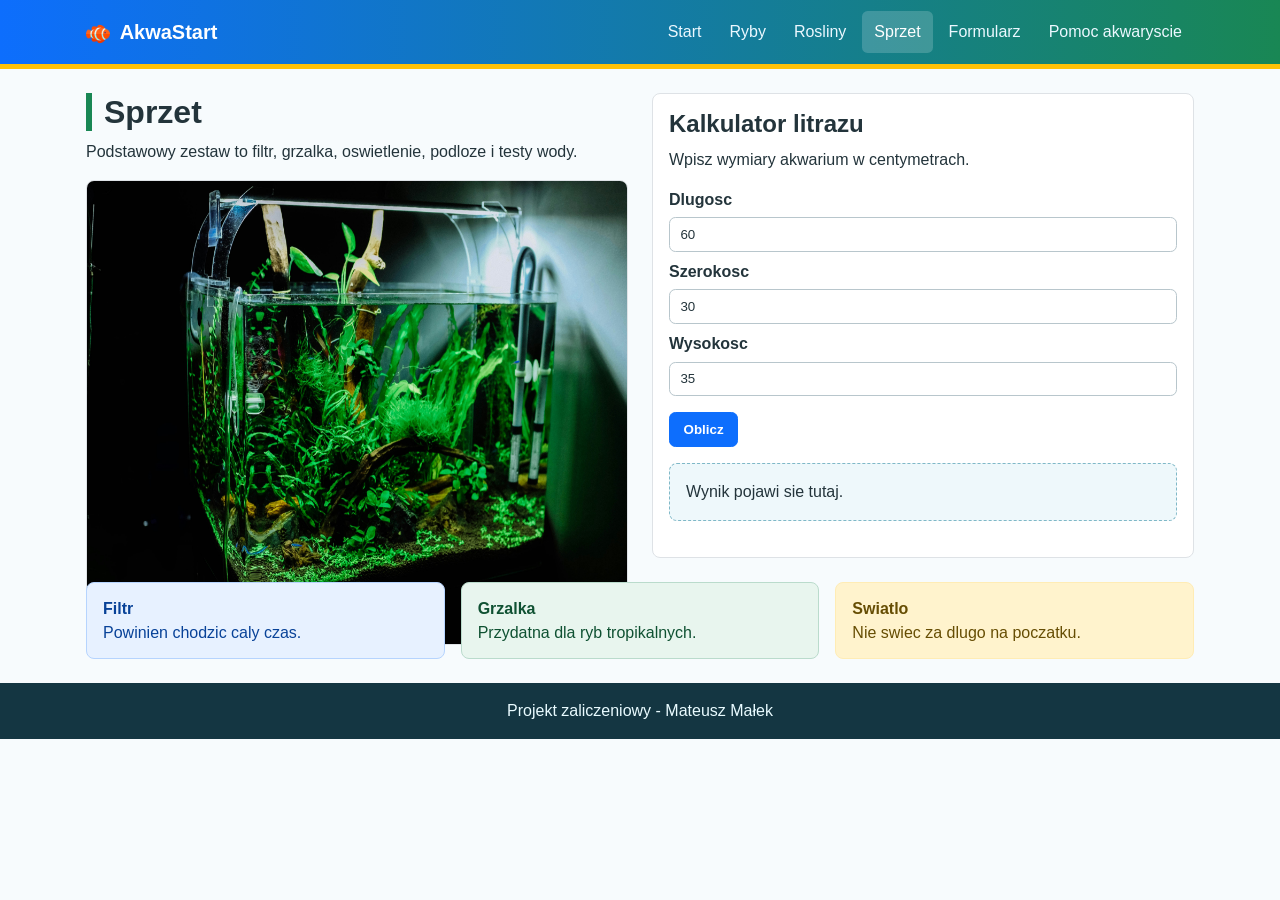
<file: sprzet.html>
<!doctype html> <!-- informacja o użyciu standardu HTML5 -->
<html lang="pl"> <!-- początek dokumentu, język polski -->

<head> <!-- sekcja ustawień strony -->
  <meta charset="utf-8"> <!-- obsługa polskich znaków -->
  <meta name="viewport" content="width=device-width, initial-scale=1"> <!-- dostosowanie do urządzeń mobilnych -->
  <title>Sprzet akwariowy</title> <!-- tytuł strony -->
  <link rel="stylesheet" href="bootstrap/bootstrap_css.css"> <!-- dołączenie stylów Bootstrap -->
  <link rel="stylesheet" href="css/style.css"> <!-- dołączenie własnego arkusza stylów -->
</head>

<body> <!-- początek widocznej części strony -->

  <header class="site-top"> <!-- nagłówek strony -->

    <nav class="navbar navbar-expand-lg"> <!-- menu nawigacyjne Bootstrap -->

      <div class="container"> <!-- kontener ograniczający szerokość strony -->

        <a class="navbar-brand" href="index.html">
          <img class="icon-sm" src="ikony/clown-fish.png" alt=""> <!-- logo strony -->
          AkwaStart
        </a>

        <button class="navbar-toggler" type="button" data-bs-toggle="collapse" data-bs-target="#mainNav">
          ☰
        </button> <!-- przycisk rozwijający menu na urządzeniach mobilnych -->

        <div class="collapse navbar-collapse" id="mainNav"> <!-- rozwijana część menu -->

          <ul class="navbar-nav"> <!-- lista elementów menu -->

            <li><a class="nav-link" href="index.html">Start</a></li> <!-- link do strony głównej -->
            <li><a class="nav-link" href="ryby.html">Ryby</a></li> <!-- link do strony Ryby -->
            <li><a class="nav-link" href="rosliny.html">Rosliny</a></li> <!-- link do strony Rośliny -->
            <li><a class="nav-link active" href="sprzet.html">Sprzet</a></li> <!-- aktywna strona -->
            <li><a class="nav-link" href="formularz.html">Formularz</a></li> <!-- link do formularza -->
            <li><a class="nav-link" href="pomoc.html">Pomoc akwaryscie</a></li> <!-- link do strony pomocy -->

          </ul>

        </div>

      </div>

    </nav>

  </header>

  <main class="container py-4"> <!-- główna zawartość strony -->

    <!-- zLab6: kalkulator korzysta z JavaScript i pobiera wartosci z pol formularza. -->

    <div class="row g-4">
      <!-- układ dwóch kolumn Bootstrap -->

      <div class="col-md-6">
        <!-- lewa kolumna z opisem sprzętu -->

        <h1 class="section-title">Sprzet</h1>
        <!-- główny nagłówek strony -->

        <p>
          Podstawowy zestaw to filtr, grzalka, oswietlenie,
          podloze i testy wody.
        </p>
        <!-- krótki opis niezbędnego wyposażenia akwarium -->

        <img class="card" src="zdjęcia/zdjęcie6.jpg" alt="Sprzet akwariowy">
        <!-- zdjęcie przedstawiające sprzęt akwariowy -->

      </div>

      <div class="col-md-6">
        <!-- prawa kolumna z kalkulatorem -->

        <div class="card">
          <!-- karta Bootstrap grupująca elementy kalkulatora -->

          <div class="card-body">

            <h2>Kalkulator litrazu</h2>
            <!-- nagłówek kalkulatora -->

            <p>Wpisz wymiary akwarium w centymetrach.</p>
            <!-- instrukcja dla użytkownika -->

            <label class="form-label" for="tankLength">
              Dlugosc
            </label>
            <!-- etykieta pola długości -->

            <input class="form-control mb-2" id="tankLength" type="number" min="1" value="60">
            <!-- pole wprowadzania długości akwarium -->

            <label class="form-label" for="tankWidth">
              Szerokosc
            </label>
            <!-- etykieta pola szerokości -->

            <input class="form-control mb-2" id="tankWidth" type="number" min="1" value="30">
            <!-- pole wprowadzania szerokości akwarium -->

            <label class="form-label" for="tankHeight">
              Wysokosc
            </label>
            <!-- etykieta pola wysokości -->

            <input class="form-control mb-3" id="tankHeight" type="number" min="1" value="35">
            <!-- pole wprowadzania wysokości akwarium -->

            <button class="btn btn-primary" id="calcWaterBtn" type="button">
              Oblicz
            </button>
            <!-- przycisk uruchamiający obliczenia -->

            <div class="result-box mt-3" id="waterResult">
              Wynik pojawi sie tutaj.
            </div>
            <!-- miejsce wyświetlania wyniku obliczeń -->

          </div>

        </div>

      </div>

    </div>

    <!-- simple-flex pokazuje trzy najwazniejsze elementy sprzetu w jednym rzedzie. -->

    <section class="simple-flex mt-4">
      <!-- sekcja z podstawowymi informacjami o sprzęcie -->

      <div class="alert alert-primary">
        <strong>Filtr</strong><br>
        Powinien chodzic caly czas.
      </div>
      <!-- informacja o filtrze -->

      <div class="alert alert-success">
        <strong>Grzalka</strong><br>
        Przydatna dla ryb tropikalnych.
      </div>
      <!-- informacja o grzałce -->

      <div class="alert alert-warning">
        <strong>Swiatlo</strong><br>
        Nie swiec za dlugo na poczatku.
      </div>
      <!-- informacja o oświetleniu -->

    </section>

  </main> <!-- koniec głównej zawartości strony -->

  <footer class="footer py-3"> <!-- stopka strony -->

    <div class="container">
      Projekt zaliczeniowy - Mateusz Małek
    </div>
    <!-- informacja o autorze projektu -->

  </footer>

  <script src="bootstrap/bootstrap_js.js"></script>
  <!-- dołączenie biblioteki Bootstrap JavaScript -->

  <script src="js/main.js"></script>
  <!-- dołączenie własnego pliku JavaScript -->

</body> <!-- koniec widocznej części strony -->

</html> <!-- koniec dokumentu HTML -->
</file>
<file: css/style.css>
/* zLab2: własny arkusz CSS odpowiada za wygląd strony. */

/* Definicja zmiennych kolorystycznych wykorzystywanych w projekcie. */
:root {
  --aqua-blue: #0d6efd;      /* kolor niebieski */
  --plant-green: #198754;    /* kolor zielony */
  --sand-yellow: #ffc107;    /* kolor żółty */
  --deep: #143642;           /* kolor ciemny */
  --soft: #eef8fb;           /* kolor jasny */
}

/* Ustawienie koloru tła dla całej strony. */
body {
  background: #f7fbfd;
}

/* Styl nagłówka strony. */
.site-top {
  background: linear-gradient(90deg, var(--aqua-blue), var(--plant-green));
  border-bottom: 5px solid var(--sand-yellow); /* dolna ramka nagłówka */
}

/* Styl sekcji powitalnej. */
.hero {
  background: #e7f6fb;
  border-bottom: 1px solid #cae4ed;
}

/* Styl karty zawierającej tekst powitalny. */
.hero-card {
  background: #fff;
  border-left: 8px solid var(--sand-yellow);
  box-shadow: 0 8px 18px rgba(20, 54, 66, .12);
}

/* Styl pola informacyjnego. */
.student-note {
  background: #fff8d7;
  border: 1px solid #ffe28a;
  border-radius: .5rem;
}

/* Styl nagłówków sekcji. */
.section-title {
  border-left: 6px solid var(--plant-green);
  padding-left: .75rem;
}

/* Styl małych ikon. */
.icon-sm {
  width: 24px;
  height: 24px;
  vertical-align: middle;
  margin-right: .3rem;
}

/* Styl zdjęć wyświetlanych na stronie. */
.fish-photo {
  background: #dff4f8;
  min-height: 150px;
  object-fit: cover;
}

/* zLab3: wykorzystanie pozycjonowania float. */

/* Styl ramki z poradami. */
.tip-box {
  float: right;
  width: 260px;
  margin: 0 0 1rem 1rem;
  background: #fff;
  border: 2px solid var(--plant-green);
  border-radius: .5rem;
  padding: .85rem;
}

/* Wyłączenie opływania elementów. */
.clear-after {
  clear: both;
}

/* Kontener wykorzystujący układ Flexbox. */
.simple-flex {
  display: flex;
  gap: 1rem;
  flex-wrap: wrap;
}

/* Styl elementów znajdujących się w kontenerze Flexbox. */
.simple-flex > div {
  flex: 1 1 220px;
}

/* Styl dekoracyjnego paska. */
.aquarium-strip {
  min-height: 68px;
  background: linear-gradient(
    90deg,
    #0d6efd 0 34%,
    #198754 34% 68%,
    #ffc107 68% 100%
  );
  border-radius: .5rem;
}

/* Styl kart prezentujących oferty. */
.offer-card {
  border-top: 5px solid var(--aqua-blue);
}

/* Zielona wersja karty. */
.offer-green {
  border-top-color: var(--plant-green);
}

/* Żółta wersja karty. */
.offer-yellow {
  border-top-color: var(--sand-yellow);
}

/* Styl wyświetlania ceny. */
.mini-price {
  font-weight: 700;
  color: var(--plant-green);
  margin-bottom: 0;
}

/* Styl listy przechowującej dane. */
.storage-list {
  padding-left: 1.1rem;
}

/* Styl panelu wyświetlającego zawartość SPA. */
.spa-panel {
  min-height: 210px;
  border: 1px solid #cbdde4;
  background: #fff;
  border-radius: .5rem;
  padding: 1rem;
}

/* Styl pola wyświetlającego wyniki. */
.result-box {
  background: #eef8fb;
  border: 1px dashed #7fb8c7;
  border-radius: .5rem;
  padding: 1rem;
}

/* Styl stopki strony. */
.footer {
  background: var(--deep);
  color: #e9fbff;
  text-align: center;
}

/* Styl odnośników znajdujących się w stopce. */
.footer a {
  color: #ffda54;
   text-align: center;
}

/* zLab5: dostosowanie układu do mniejszych ekranów. */
@media (max-width: 760px) {

  /* Zmiana układu ramki z poradami. */
  .tip-box {
    float: none;
    width: auto;
    margin-left: 0;
  }

  /* Zmiana obramowania karty powitalnej. */
  .hero-card {
    border-left-width: 0;
    border-top: 8px solid var(--sand-yellow);
  }

  /* Zmniejszenie rozmiaru tekstu w tabelach. */
  .table {
    font-size: .92rem;
  }
}

/* Dodatkowe zmiany dla bardzo małych ekranów. */
@media (max-width: 520px) {

  /* Zmniejszenie rozmiaru nagłówka h1. */
  h1 {
    font-size: 1.65rem;
  }

  /* Rozciągnięcie przycisków na całą szerokość kontenera. */
  .btn {
    width: 100%;
    margin-bottom: .35rem;
  }
}
</file>
